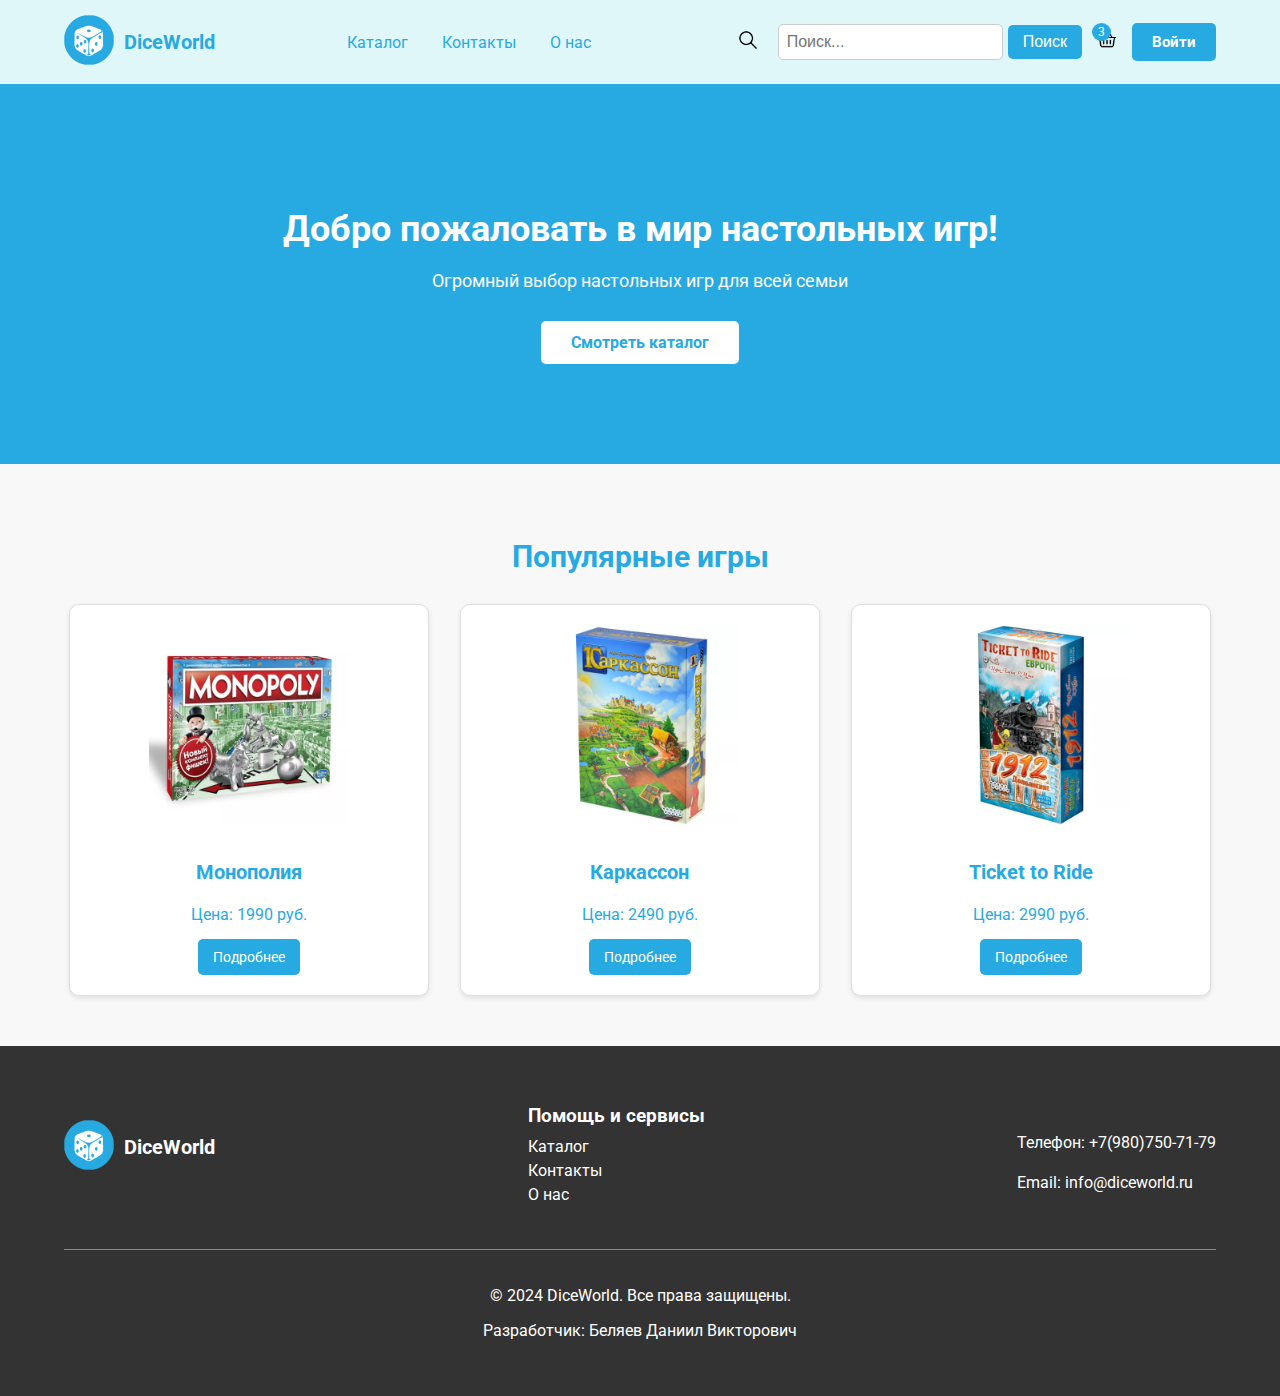
<file: index.html>
<!DOCTYPE html>
<html lang="ru">
<head>
    <meta charset="UTF-8">
    <meta name="viewport" content="width=device-width, initial-scale=1.0">
    <title>DiceWorld</title>
    <link rel="stylesheet" href="style.css">
    <link rel="icon" href="image/Logo.png" type="image/png">
    <link href="https://fonts.googleapis.com/css2?family=Roboto:wght@400;700&display=swap" rel="stylesheet">
</head>
<body>
    <header>
        <div class="container">
           <div class="header-logo">
              <a href="index.html"><img src="image/Logo.png" alt="Logo" class="logo"></a>
               <span>DiceWorld</span>
            </div>

            <nav>
                
                <a href="catalog.html">Каталог</a>
                <a href="contacts.html">Контакты</a>
                <a href="about.html">О нас</a>
            </nav>
             <div class="header-icons">
                 <a href="#" class="search-icon">
                     <img src="image/search.png" alt="search">
                 </a>
                 <div class="search-container">
                    <form action="/search" method="get">
                        <input type="text" class="search-input" placeholder="Поиск..." name="query" required="">
                        <button type="submit" class="search-button">Поиск</button>
                    </form>
                </div>
                 <a href="cart.html" class="cart-icon">
                     <img src="image/cart.png" alt="cart">
                     <span>3</span>
                 </a>
                 <a href="login.html" class="login-button">Войти</a>
             </div>
         </div>
    </header>

    <section class="hero">
        <div class="container hero-content">
            <h1>Добро пожаловать в мир настольных игр!</h1>
            <p>Огромный выбор настольных игр для всей семьи</p>
           <a href="catalog.html" class="button">Смотреть каталог</a>
        </div>
    </section>

    <section class="popular-games">
        <div class="container">
           <h2>Популярные игры</h2>
           <div class="game-grid">
                <div class="game-card">
                    <img class="game-image" src="image/monopoly.jpg" alt="Монополия">
                    <h3>Монополия</h3>
                    <p class="price">Цена: 1990 руб.</p>
                    <a href="product.html" class="button button-details">Подробнее</a>
                </div>
                <div class="game-card">
                    <img class="game-image" src="image/carcassonne.jpg" alt="Каркассон">
                    <h3>Каркассон</h3>
                    <p class="price">Цена: 2490 руб.</p>
                    <a href="product.html" class="button button-details">Подробнее</a>
                </div>
                <div class="game-card">
                    <img class="game-image" src="image/ticket-to-ride.jpg" alt="Ticket to Ride">
                    <h3>Ticket to Ride</h3>
                    <p class="price">Цена: 2990 руб.</p>
                    <a href="product.html" class="button button-details">Подробнее</a>
                </div>
            </div>
        </div>
    </section>

    <footer>
        <div class="container">
            <div class="footer-content">
                <div class="footer-logo">
                    <a href="index.html"><img src="image/Logo.png" alt="Logo" class="logo"></a>
                    <span>DiceWorld</span>
                </div>
                 <div class="footer-links">
                    <h3>Помощь и сервисы</h3>
                     <a href="catalog.html">Каталог</a>
                    <a href="contacts.html">Контакты</a>
                    <a href="about.html">О нас</a>
                 </div>
                 <div class="footer-contact">
                     <p>Телефон: <a href="tel:+79807507179">+7(980)750-71-79</a></p>
                     <p>Email: <a href="mailto:danil.belyayev.2019@mail.ru">info@diceworld.ru</a></p>
                 </div>
            </div>
            <div class="footer-copyright">
                <p>© 2024 DiceWorld. Все права защищены.</p>
                <p>Разработчик: Беляев Даниил Викторович</p>
            </div>
        </div>
    </footer>
</body>
</html>
</file>
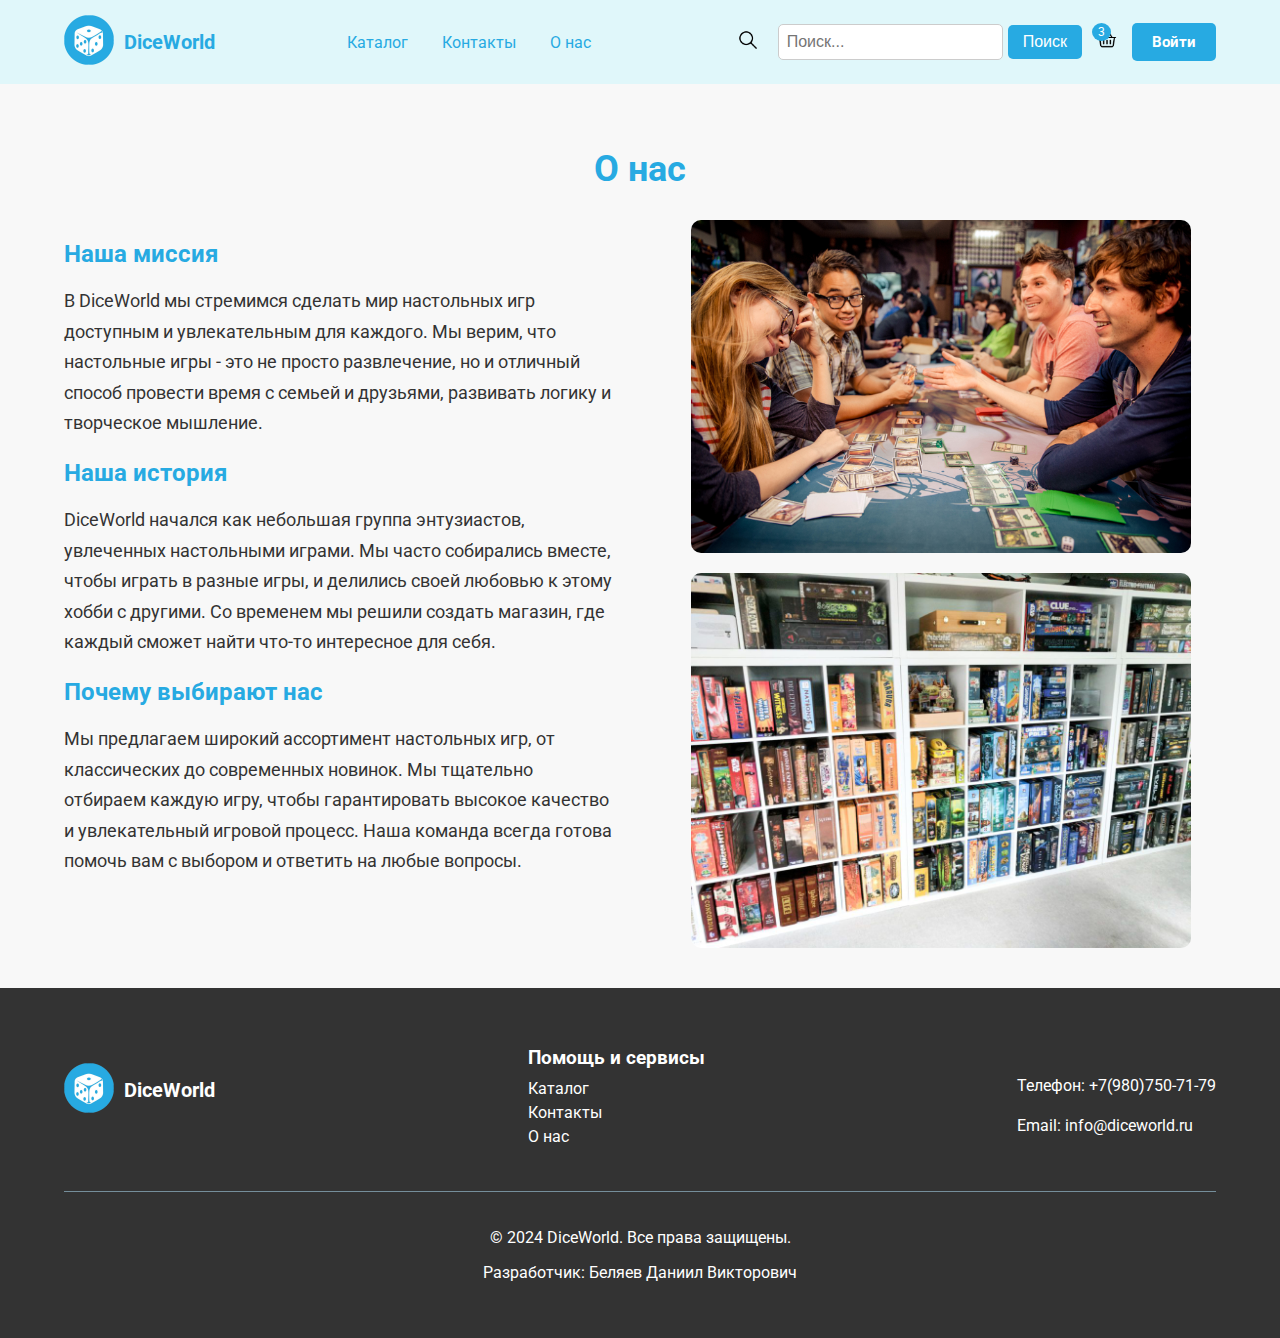
<file: about.html>
<!DOCTYPE html>
<html lang="ru">
<head>
    <meta charset="UTF-8">
    <meta name="viewport" content="width=device-width, initial-scale=1.0">
    <title>DiceWorld - О нас</title>
    <link rel="stylesheet" href="style.css">
    <link rel="stylesheet" href="about-style.css">
    <link rel="icon" href="image/Logo.png" type="image/png">
    <link href="https://fonts.googleapis.com/css2?family=Roboto:wght@400;700&display=swap" rel="stylesheet">
</head>
<body>
    <header>
        <div class="container">
           <div class="header-logo">
              <a href="index.html"><img src="image/Logo.png" alt="Logo" class="logo"></a>
               <span>DiceWorld</span>
            </div>

            <nav>
                
                <a href="catalog.html">Каталог</a>
                <a href="contacts.html">Контакты</a>
                <a href="about.html">О нас</a>
            </nav>
             <div class="header-icons">
                 <a href="#" class="search-icon">
                     <img src="image/search.png" alt="search">
                 </a>
                 <div class="search-container">
                    <form action="/search" method="get">
                        <input type="text" class="search-input" placeholder="Поиск..." name="query" required="">
                        <button type="submit" class="search-button">Поиск</button>
                    </form>
                </div>
                 <a href="cart.html" class="cart-icon">
                     <img src="image/cart.png" alt="cart">
                     <span>3</span>
                 </a>
                 <a href="login.html" class="login-button">Войти</a>
             </div>
         </div>
    </header>

    <main class="about-page">
        <div class="container">
            <h1>О нас</h1>
           <div class="about-content">
              <div class="about-text">
                 <h2>Наша миссия</h2>
                   <p>В DiceWorld мы стремимся сделать мир настольных игр доступным и увлекательным для каждого. Мы верим, что настольные игры - это не просто развлечение, но и отличный способ провести время с семьей и друзьями, развивать логику и творческое мышление.</p>

                   <h2>Наша история</h2>
                   <p>DiceWorld начался как небольшая группа энтузиастов, увлеченных настольными играми. Мы часто собирались вместе, чтобы играть в разные игры, и делились своей любовью к этому хобби с другими. Со временем мы решили создать магазин, где каждый сможет найти что-то интересное для себя.</p>

                  <h2>Почему выбирают нас</h2>
                  <p>Мы предлагаем широкий ассортимент настольных игр, от классических до современных новинок. Мы тщательно отбираем каждую игру, чтобы гарантировать высокое качество и увлекательный игровой процесс. Наша команда всегда готова помочь вам с выбором и ответить на любые вопросы.</p>
               </div>
               <div class="about-images">
                    <img src="image/players.jpg" alt="Игроки за настольной игрой">
                     <img src="image/Games.jpg" alt="Полки с настольными играми">
               </div>
           </div>
         </div>
    </main>

    <footer>
        <div class="container">
            <div class="footer-content">
                <div class="footer-logo">
                    <a href="index.html"><img src="image/Logo.png" alt="Logo" class="logo"></a>
                    <span>DiceWorld</span>
                </div>
                 <div class="footer-links">
                    <h3>Помощь и сервисы</h3>
                     <a href="catalog.html">Каталог</a>
                    <a href="contacts.html">Контакты</a>
                    <a href="about.html">О нас</a>
                 </div>
                 <div class="footer-contact">
                     <p>Телефон: <a href="tel:+79807507179">+7(980)750-71-79</a></p>
                     <p>Email: <a href="mailto:danil.belyayev.2019@mail.ru">info@diceworld.ru</a></p>
                 </div>
            </div>
            <div class="footer-copyright">
                <p>© 2024 DiceWorld. Все права защищены.</p>
                <p>Разработчик: Беляев Даниил Викторович</p>
            </div>
        </div>
    </footer>
</body>
</html>
</file>
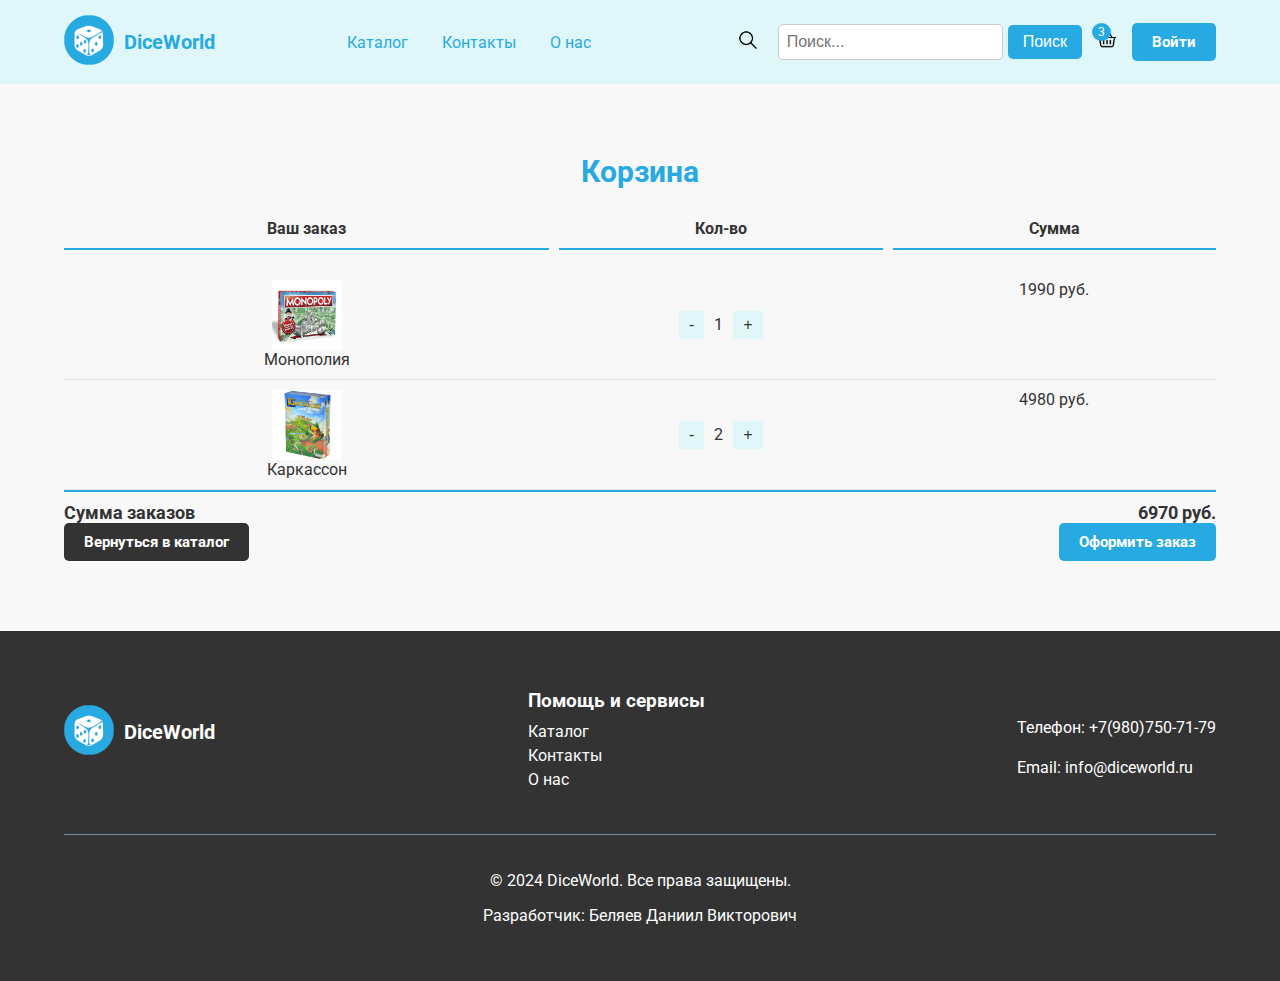
<file: cart.html>
<!DOCTYPE html>
<html lang="ru">
    <head>
        <meta charset="UTF-8">
        <meta name="viewport" content="width=device-width, initial-scale=1.0">
        <title>DiceWorld - Корзина</title>
        <link rel="stylesheet" href="style.css">
        <link rel="stylesheet" href="cart-style.css">
        <link rel="icon" href="image/Logo.png" type="image/png">
        <link href="https://fonts.googleapis.com/css2?family=Roboto:wght@400;700&display=swap" rel="stylesheet">
    </head>
    <body>
        <header>
            <div class="container">
               <div class="header-logo">
                  <a href="index.html"><img src="image/Logo.png" alt="Logo" class="logo"></a>
                   <span>DiceWorld</span>
                </div>
    
                <nav>
                    
                    <a href="catalog.html">Каталог</a>
                    <a href="contacts.html">Контакты</a>
                    <a href="about.html">О нас</a>
                </nav>
                 <div class="header-icons">
                     <a href="#" class="search-icon">
                         <img src="image/search.png" alt="search">
                     </a>
                     <div class="search-container">
                        <form action="/search" method="get">
                            <input type="text" class="search-input" placeholder="Поиск..." name="query" required="">
                            <button type="submit" class="search-button">Поиск</button>
                        </form>
                    </div>
                     <a href="cart.html" class="cart-icon">
                         <img src="image/cart.png" alt="cart">
                         <span>3</span>
                     </a>
                     <a href="login.html" class="login-button">Войти</a>
                 </div>
             </div>
        </header>

    <section class="cart-page">
        <div class="container">
            <h1>Корзина</h1>
             <div class="cart-items">
                <div class="cart-item-header">
                     <span>Ваш заказ</span>
                     <span>Кол-во</span>
                     <span>Сумма</span>
                </div>
                <div class="cart-item">
                  <div class="item-image-container">
                    <img src="image/monopoly.jpg" alt="Монополия">
                    <div class="item-title">Монополия</div>
                  </div>
                   <div class="quantity-control">
                      <button>-</button>
                      <span>1</span>
                        <button>+</button>
                  </div>
                    <span>1990 руб.</span>
                </div>
                <div class="cart-item">
                  <div class="item-image-container">
                   <img src="image/carcassonne.jpg" alt="Каркассон">
                   <div class="item-title">Каркассон</div>
                 </div>
                  <div class="quantity-control">
                      <button>-</button>
                      <span>2</span>
                        <button>+</button>
                   </div>
                   <span>4980 руб.</span>
                </div>
                <div class="cart-total">
                     <span>Сумма заказов</span>
                      <span id="cart-total-price">6970 руб.</span>
                </div>
                  <div class="cart-buttons">
                       <a href="catalog.html" class="back-button">Вернуться в каталог</a>
                        <a href="#" class="make-order">Оформить заказ</a>
                  </div>
             </div>
        </div>
    </section>
    <footer>
        <div class="container">
            <div class="footer-content">
                <div class="footer-logo">
                    <a href="index.html"><img src="image/Logo.png" alt="Logo" class="logo"></a>
                    <span>DiceWorld</span>
                </div>
                 <div class="footer-links">
                    <h3>Помощь и сервисы</h3>
                     <a href="catalog.html">Каталог</a>
                    <a href="contacts.html">Контакты</a>
                    <a href="about.html">О нас</a>
                 </div>
                 <div class="footer-contact">
                     <p>Телефон: <a href="tel:+79807507179">+7(980)750-71-79</a></p>
                     <p>Email: <a href="mailto:danil.belyayev.2019@mail.ru">info@diceworld.ru</a></p>
                 </div>
            </div>
            <div class="footer-copyright">
                <p>© 2024 DiceWorld. Все права защищены.</p>
                <p>Разработчик: Беляев Даниил Викторович</p>
            </div>
        </div>
    </footer>
</body>
</html>
</file>
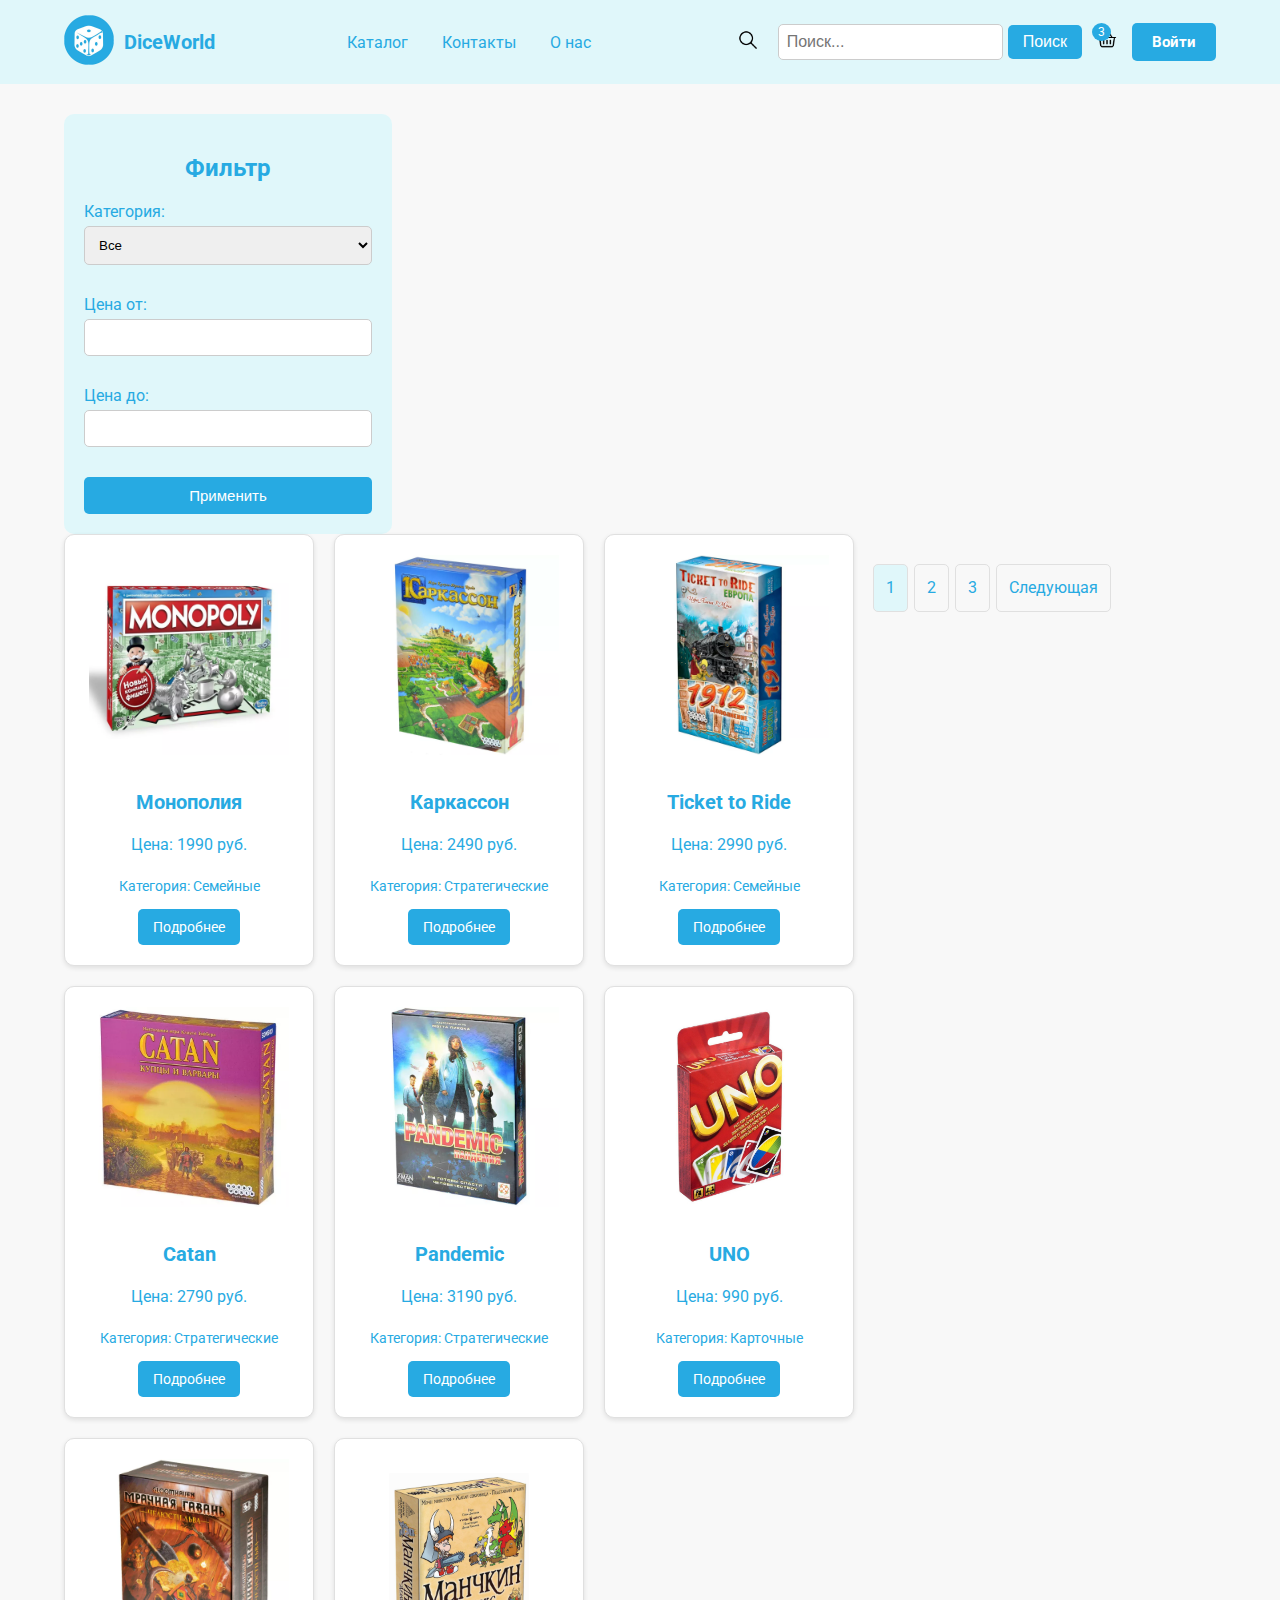
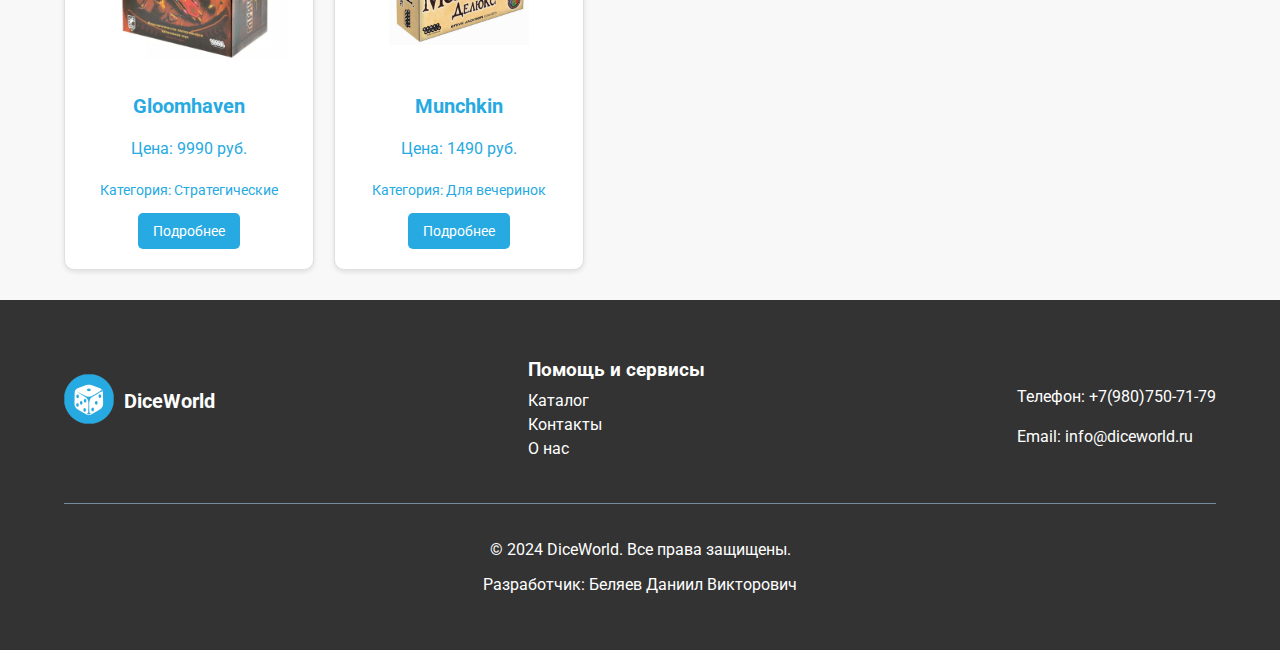
<file: catalog.html>
<!DOCTYPE html>
<html lang="ru">
<head>
    <meta charset="UTF-8">
    <meta name="viewport" content="width=device-width, initial-scale=1.0">
    <title>DiceWorld - Каталог</title>
    <link rel="stylesheet" href="style.css">
     <link rel="stylesheet" href="catalog-style.css">
    <link rel="icon" href="image/Logo.png" type="image/png">
    <link href="https://fonts.googleapis.com/css2?family=Roboto:wght@400;700&display=swap" rel="stylesheet">
</head>
<body>
    <header>
        <div class="container">
           <div class="header-logo">
              <a href="index.html"><img src="image/Logo.png" alt="Logo" class="logo"></a>
               <span>DiceWorld</span>
            </div>

            <nav>
                
                <a href="catalog.html">Каталог</a>
                <a href="contacts.html">Контакты</a>
                <a href="about.html">О нас</a>
            </nav>
             <div class="header-icons">
                 <a href="#" class="search-icon">
                     <img src="image/search.png" alt="search">
                 </a>
                 <div class="search-container">
                    <form action="/search" method="get">
                        <input type="text" class="search-input" placeholder="Поиск..." name="query" required="">
                        <button type="submit" class="search-button">Поиск</button>
                    </form>
                </div>
                 <a href="cart.html" class="cart-icon">
                     <img src="image/cart.png" alt="cart">
                     <span>3</span>
                 </a>
                 <a href="login.html" class="login-button">Войти</a>
             </div>
         </div>
    </header>

    <main class="catalog">
        <div class="container">
            <aside class="filter">
                <h2>Фильтр</h2>
                <form action="#" method="get">
                    <div class="filter-group">
                        <label for="category">Категория:</label>
                        <select name="category" id="category">
                            <option value="all">Все</option>
                            <option value="strategy">Стратегические</option>
                            <option value="family">Семейные</option>
                            <option value="party">Для вечеринок</option>
                            <option value="card">Карточные</option>
                         </select>
                   </div>
                    <div class="filter-group">
                         <label for="price_min">Цена от:</label>
                         <input type="number" name="price_min" id="price_min" min="0">
                    </div>
                    <div class="filter-group">
                        <label for="price_max">Цена до:</label>
                        <input type="number" name="price_max" id="price_max" min="0">
                   </div>
                    <button type="submit" class="button">Применить</button>
                 </form>
            </aside>
            <div class="product-list">

                <div class="game-card">
                    <img class="game-image" src="image/monopoly.jpg" alt="Монополия">
                    <h3>Монополия</h3>
                    <p class="price">Цена: 1990 руб.</p>
                     <p class="category">Категория: Семейные</p>
                    <a href="product.html" class="button button-details">Подробнее</a>
                </div>
                <div class="game-card">
                    <img class="game-image" src="image/carcassonne.jpg" alt="Каркассон">
                    <h3>Каркассон</h3>
                    <p class="price">Цена: 2490 руб.</p>
                    <p class="category">Категория: Стратегические</p>
                    <a href="product.html" class="button button-details">Подробнее</a>
                </div>
                <div class="game-card">
                    <img class="game-image" src="image/ticket-to-ride.jpg" alt="Ticket to Ride">
                    <h3>Ticket to Ride</h3>
                    <p class="price">Цена: 2990 руб.</p>
                    <p class="category">Категория: Семейные</p>
                    <a href="product.html" class="button button-details">Подробнее</a>
                </div>
                <div class="game-card">
                    <img class="game-image" src="image/catan.jpg" alt="Catan">
                    <h3>Catan</h3>
                     <p class="price">Цена: 2790 руб.</p>
                     <p class="category">Категория: Стратегические</p>
                    <a href="product.html" class="button button-details">Подробнее</a>
                </div>
                  <div class="game-card">
                    <img class="game-image" src="image/pandemic.jpg" alt="Pandemic">
                    <h3>Pandemic</h3>
                    <p class="price">Цена: 3190 руб.</p>
                      <p class="category">Категория: Стратегические</p>
                    <a href="product.html" class="button button-details">Подробнее</a>
                </div>
                 <div class="game-card">
                    <img class="game-image" src="image/uno.jpg" alt="UNO">
                    <h3>UNO</h3>
                    <p class="price">Цена: 990 руб.</p>
                     <p class="category">Категория: Карточные</p>
                    <a href="product.html" class="button button-details">Подробнее</a>
                </div>
                <div class="game-card">
                    <img class="game-image" src="image/gloomhaven.jpg" alt="Gloomhaven">
                    <h3>Gloomhaven</h3>
                    <p class="price">Цена: 9990 руб.</p>
                     <p class="category">Категория: Стратегические</p>
                   <a href="product.html" class="button button-details">Подробнее</a>
                </div>
                 <div class="game-card">
                     <img class="game-image" src="image/munchkin.jpg" alt="Munchkin">
                     <h3>Munchkin</h3>
                    <p class="price">Цена: 1490 руб.</p>
                    <p class="category">Категория: Для вечеринок</p>
                   <a href="product.html" class="button button-details">Подробнее</a>
                </div>
            </div>
            <div class="pagination">
                <a href="#" class="page active">1</a>
                <a href="#" class="page">2</a>
                <a href="#" class="page">3</a>
                <a href="#" class="next">Следующая</a>
           </div>
         </div>
     </main>

     <footer>
        <div class="container">
            <div class="footer-content">
                <div class="footer-logo">
                    <a href="index.html"><img src="image/Logo.png" alt="Logo" class="logo"></a>
                    <span>DiceWorld</span>
                </div>
                 <div class="footer-links">
                    <h3>Помощь и сервисы</h3>
                     <a href="catalog.html">Каталог</a>
                    <a href="contacts.html">Контакты</a>
                    <a href="about.html">О нас</a>
                 </div>
                 <div class="footer-contact">
                     <p>Телефон: <a href="tel:+79807507179">+7(980)750-71-79</a></p>
                     <p>Email: <a href="mailto:danil.belyayev.2019@mail.ru">info@diceworld.ru</a></p>
                 </div>
            </div>
            <div class="footer-copyright">
                <p>© 2024 DiceWorld. Все права защищены.</p>
                <p>Разработчик: Беляев Даниил Викторович</p>
            </div>
        </div>
    </footer>
</body>
</html>
</file>
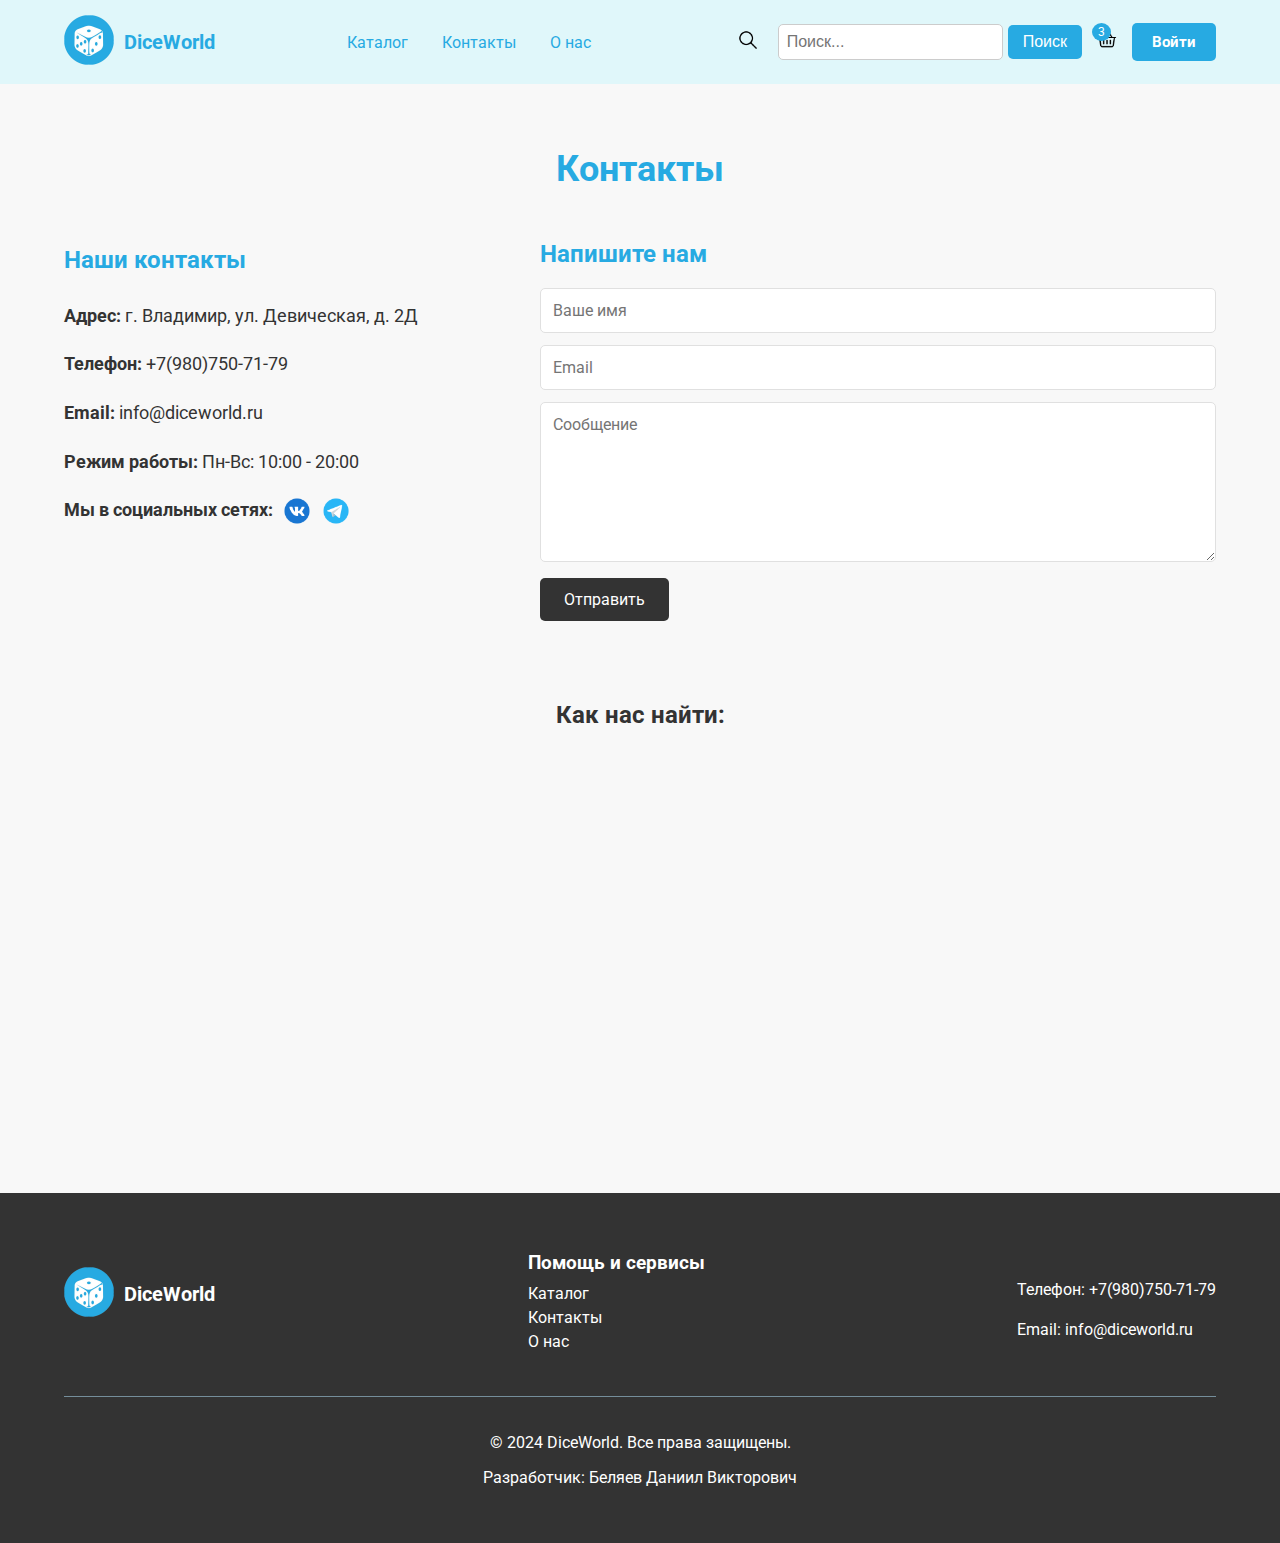
<file: contacts.html>
<!DOCTYPE html>
<html lang="ru">
<head>
    <meta charset="UTF-8">
    <meta name="viewport" content="width=device-width, initial-scale=1.0">
    <title>DiceWorld - Контакты</title>
    <link rel="stylesheet" href="style.css">
    <link rel="stylesheet" href="contacts-style.css">
    <link rel="icon" href="image/Logo.png" type="image/png">
    <link href="https://fonts.googleapis.com/css2?family=Roboto:wght@400;700&display=swap" rel="stylesheet">
</head>
<body>
    <header>
        <div class="container">
           <div class="header-logo">
              <a href="index.html"><img src="image/Logo.png" alt="Logo" class="logo"></a>
               <span>DiceWorld</span>
            </div>

            <nav>
                
                <a href="catalog.html">Каталог</a>
                <a href="contacts.html">Контакты</a>
                <a href="about.html">О нас</a>
            </nav>
             <div class="header-icons">
                 <a href="#" class="search-icon">
                     <img src="image/search.png" alt="search">
                 </a>
                 <div class="search-container">
                    <form action="/search" method="get">
                        <input type="text" class="search-input" placeholder="Поиск..." name="query" required="">
                        <button type="submit" class="search-button">Поиск</button>
                    </form>
                </div>
                 <a href="cart.html" class="cart-icon">
                     <img src="image/cart.png" alt="cart">
                     <span>3</span>
                 </a>
                 <a href="login.html" class="login-button">Войти</a>
             </div>
         </div>
    </header>

    <section class="contacts-page">
        <div class="container">
           <h1>Контакты</h1>
           <div class="contacts-grid">
              <div class="contacts-container">
                  <div class="contacts-info">
                    <h2>Наши контакты</h2>
                     <p><b>Адрес:</b> г. Владимир, ул. Девическая, д. 2Д</p>
                    <p><b>Телефон:</b> <a href="tel:+79807507179">+7(980)750-71-79</a></p>
                    <p><b>Email:</b> <a href="mailto:danil.belyayev.2019@mail.ru">info@diceworld.ru</a></p>
                     <p><b>Режим работы:</b> Пн-Вс: 10:00 - 20:00</p>
                     <p><b>Мы в социальных сетях:</b> <a href="#"><img src="image/vk.png" alt="VK"></a> <a href="#"><img src="image/telegram.png" alt="Telegram"></a></p>
                  </div>
                  <div class="contacts-form">
                    <h2>Напишите нам</h2>
                       <form>
                           <input type="text" placeholder="Ваше имя">
                           <input type="email" placeholder="Email">
                           <textarea placeholder="Сообщение"></textarea>
                           <button>Отправить</button>
                       </form>
                 </div>
             </div>
               <div class="contacts-map">
                     <h2>Как нас найти:</h2>
                    <iframe src="https://www.google.com/maps/embed?pb=!1m18!1m12!1m3!1d2026.3843796060484!2d40.40938792683957!3d56.11830052120548!2m3!1f0!2f0!3f0!3m2!1i1024!2i768!4f13.1!3m3!1m2!1s0x414c85233f22e591%3A0x35392177bfb237e3!2z0YPQuy4g0JHQvtC00LDRgtGL0L3QutC-LCDQmtCw0YDQvtC00L3QuNC10L3QsNGPLCDQnNC40L3RgdC60LDRjQ!5e0!3m2!1sru!2sru!4v1718743188564!5m2!1sru!2sru" width="600" height="450" style="border:0;" allowfullscreen="" loading="lazy" referrerpolicy="no-referrer-when-downgrade"></iframe>
                 </div>
           </div>
        </div>
    </section>
    <footer>
        <div class="container">
            <div class="footer-content">
                <div class="footer-logo">
                    <a href="index.html"><img src="image/Logo.png" alt="Logo" class="logo"></a>
                    <span>DiceWorld</span>
                </div>
                 <div class="footer-links">
                    <h3>Помощь и сервисы</h3>
                     <a href="catalog.html">Каталог</a>
                    <a href="contacts.html">Контакты</a>
                    <a href="about.html">О нас</a>
                 </div>
                 <div class="footer-contact">
                     <p>Телефон: <a href="tel:+79807507179">+7(980)750-71-79</a></p>
                     <p>Email: <a href="mailto:danil.belyayev.2019@mail.ru">info@diceworld.ru</a></p>
                 </div>
            </div>
            <div class="footer-copyright">
                <p>© 2024 DiceWorld. Все права защищены.</p>
                <p>Разработчик: Беляев Даниил Викторович</p>
            </div>
        </div>
    </footer>
</body>
</html>
</file>
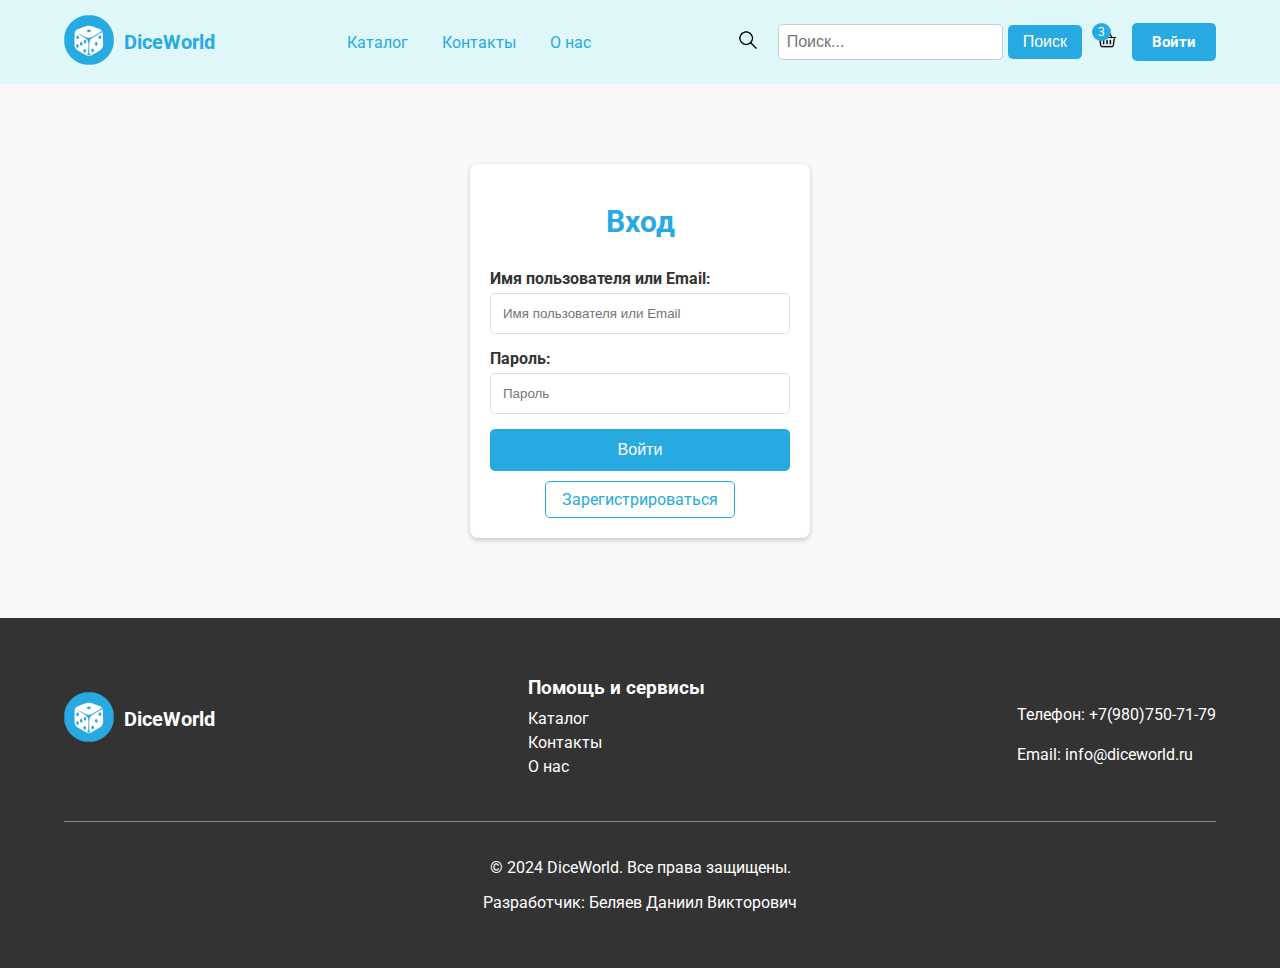
<file: login.html>
<!DOCTYPE html>
<html lang="ru">
<head>
    <meta charset="UTF-8">
    <meta name="viewport" content="width=device-width, initial-scale=1.0">
    <title>DiceWorld - Вход</title>
    <link rel="stylesheet" href="style.css">
    <link rel="stylesheet" href="login-style.css">
    <link rel="icon" href="image/Logo.png" type="image/png">
    <link href="https://fonts.googleapis.com/css2?family=Roboto:wght@400;700&display=swap" rel="stylesheet">
</head>
<body>
    <header>
            <div class="container">
               <div class="header-logo">
                  <a href="index.html"><img src="image/Logo.png" alt="Logo" class="logo"></a>
                   <span>DiceWorld</span>
                </div>
    
                <nav>
                    
                    <a href="catalog.html">Каталог</a>
                    <a href="contacts.html">Контакты</a>
                    <a href="about.html">О нас</a>
                </nav>
                 <div class="header-icons">
                     <a href="#" class="search-icon">
                         <img src="image/search.png" alt="search">
                     </a>
                     <div class="search-container">
                        <form action="/search" method="get">
                            <input type="text" class="search-input" placeholder="Поиск..." name="query" required="">
                            <button type="submit" class="search-button">Поиск</button>
                        </form>
                    </div>
                     <a href="cart.html" class="cart-icon">
                         <img src="image/cart.png" alt="cart">
                         <span>3</span>
                     </a>
                     <a href="login.html" class="login-button">Войти</a>
                 </div>
             </div>
        </header>
        <section class="login-page">
        <div class="container">
                <div class="auth-card">
                    <h1>Вход</h1>
                    <div class="auth-form">
                        <label for="login-username">Имя пользователя или Email:</label>
                        <input type="text" placeholder="Имя пользователя или Email" id="login-username">
                        <label for="login-password">Пароль:</label>
                        <input type="password" placeholder="Пароль" id="login-password">
                    <button onclick="checkLogin()">Войти</button>
                    <p class="login-error" id="login-error-message" style="display:none;"></p>
                    </div>
                    <a href="#" class="register-button" onclick="register(event)">Зарегистрироваться</a>
            </div>
            </div>
        </section>

        <section id="registration-page" class="login-page" style="display: none;">
            <div class="container">
                <div class="auth-card">
                    <h1>Регистрация</h1>
                    <div class="auth-form">
                        <label for="register-username">Имя пользователя:</label>
                        <input type="text" placeholder="Имя пользователя" id="register-username">
                        <label for="register-email">Email:</label>
                        <input type="email" placeholder="Email" id="register-email">
                        <label for="register-password">Пароль:</label>
                        <input type="password" placeholder="Пароль" id="register-password">
                        <label for="register-confirm-password">Подтвердите пароль:</label>
                        <input type="password" placeholder="Подтвердите пароль" id="register-confirm-password">
                        <button onclick="submitRegistration(event)">Зарегистрироваться</button>
                        <p class="login-error" id="register-error-message" style="display:none;"></p>
                    </div>
            </div>
            </div>
        </section>
        <footer>
            <div class="container">
                <div class="footer-content">
                    <div class="footer-logo">
                        <a href="index.html"><img src="image/Logo.png" alt="Logo" class="logo"></a>
                        <span>DiceWorld</span>
                    </div>
                     <div class="footer-links">
                        <h3>Помощь и сервисы</h3>
                         <a href="catalog.html">Каталог</a>
                        <a href="contacts.html">Контакты</a>
                        <a href="about.html">О нас</a>
                     </div>
                     <div class="footer-contact">
                         <p>Телефон: <a href="tel:+79807507179">+7(980)750-71-79</a></p>
                         <p>Email: <a href="mailto:danil.belyayev.2019@mail.ru">info@diceworld.ru</a></p>
                     </div>
                </div>
                <div class="footer-copyright">
                    <p>© 2024 DiceWorld. Все права защищены.</p>
                    <p>Разработчик: Беляев Даниил Викторович</p>
                </div>
            </div>
        </footer>
    <script src="login.js"></script>
</body>
</html>
</file>
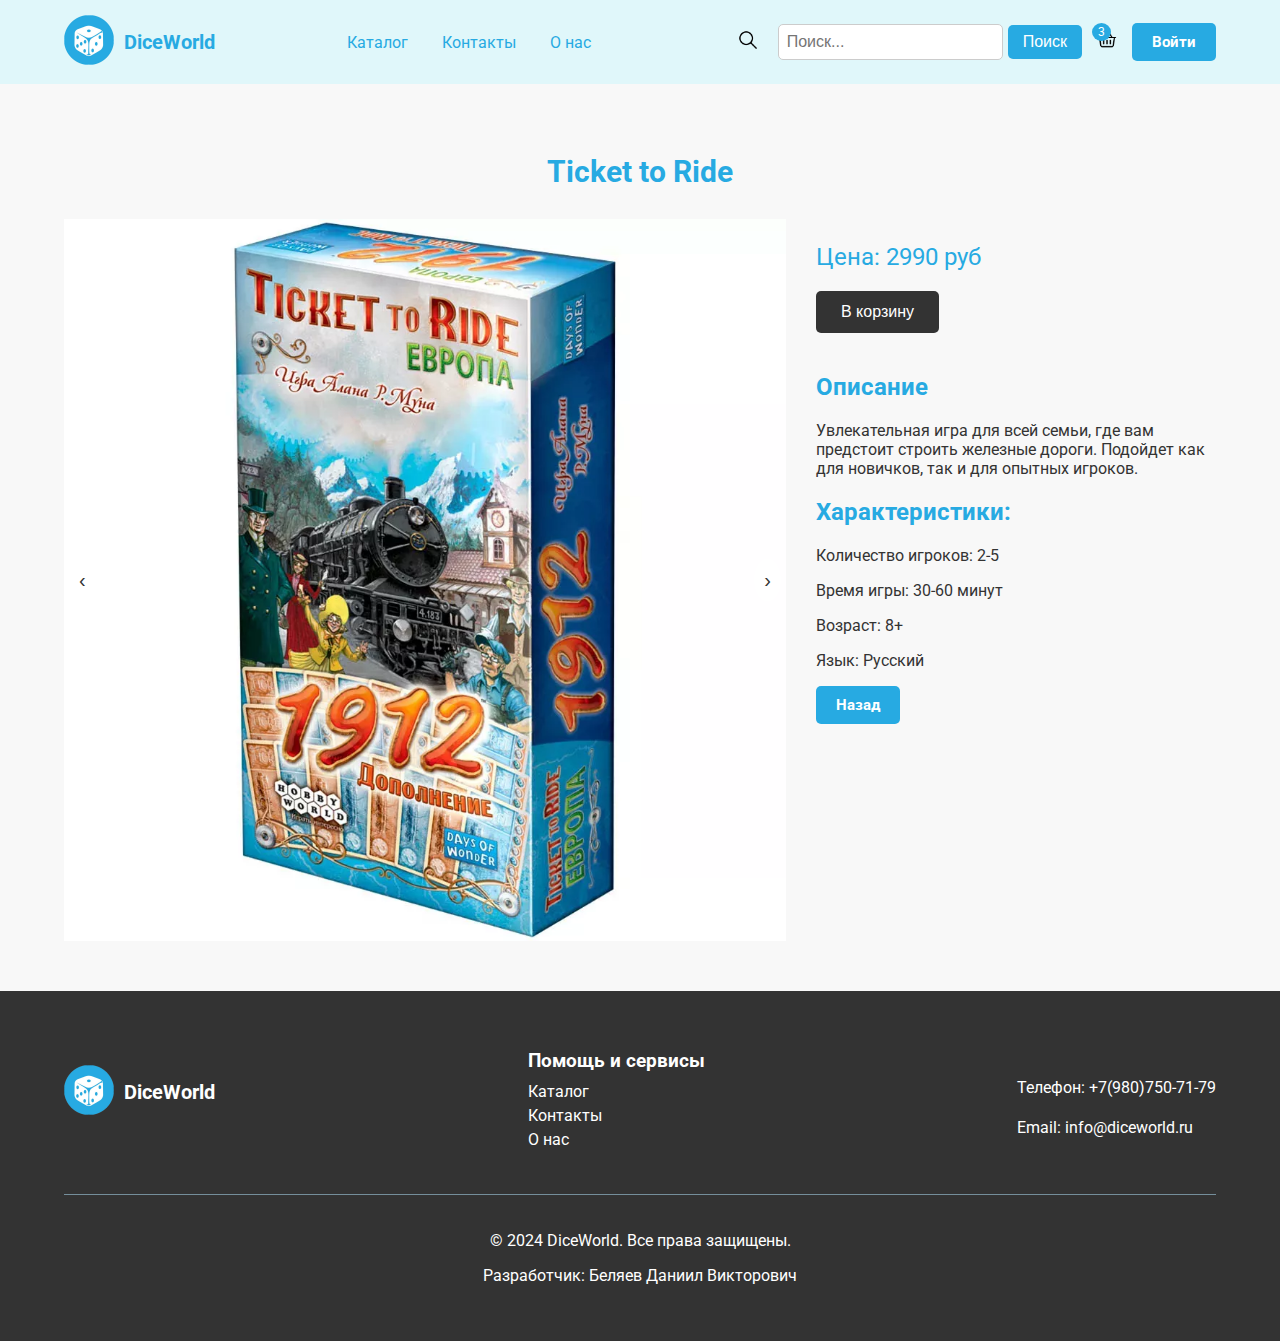
<file: product.html>
<!DOCTYPE html>
<html lang="ru">
    <head>
        <meta charset="UTF-8">
        <meta name="viewport" content="width=device-width, initial-scale=1.0">
        <title>DiceWorld - Ticket to Ride</title>
        <link rel="stylesheet" href="style.css">
        <link rel="stylesheet" href="product-style.css">
        <link rel="icon" href="image/Logo.png" type="image/png">
        <link href="https://fonts.googleapis.com/css2?family=Roboto:wght@400;700&display=swap" rel="stylesheet">
    </head>
    <body>
        <header>
            <div class="container">
               <div class="header-logo">
                  <a href="index.html"><img src="image/Logo.png" alt="Logo" class="logo"></a>
                   <span>DiceWorld</span>
                </div>
    
                <nav>
                    
                    <a href="catalog.html">Каталог</a>
                    <a href="contacts.html">Контакты</a>
                    <a href="about.html">О нас</a>
                </nav>
                 <div class="header-icons">
                     <a href="#" class="search-icon">
                         <img src="image/search.png" alt="search">
                     </a>
                     <div class="search-container">
                        <form action="/search" method="get">
                            <input type="text" class="search-input" placeholder="Поиск..." name="query" required="">
                            <button type="submit" class="search-button">Поиск</button>
                        </form>
                    </div>
                     <a href="cart.html" class="cart-icon">
                         <img src="image/cart.png" alt="cart">
                         <span>3</span>
                     </a>
                     <a href="login.html" class="login-button">Войти</a>
                 </div>
             </div>
        </header>

    <section class="product-page">
        <div class="container">
            <h1 id="product-title">Ticket to Ride</h1>
             <div class="product-grid">
                <div class="product-image">
                    <button class="arrow-left">&#8249;</button>
                   <img id="product-image" src="image/ticket-to-ride.jpg" alt="Изображение товара">
                     <button class="arrow-right">&#8250;</button>
                 </div>
                <div class="product-info">
                     <p id="product-price" class="price">Цена: 2990 руб</p>
                     <button class="button-cart">В корзину</button>
                    <div class="product-description">
                       <h2>Описание</h2>
                         <p id="product-description">Увлекательная игра для всей семьи, где вам предстоит строить железные дороги. Подойдет как для новичков, так и для опытных игроков.</p>
                    </div>
                    <div class="product-characteristics">
                        <h2>Характеристики:</h2>
                        <p>Количество игроков: <span id="players-count">2-5</span></p>
                        <p>Время игры: <span id="game-time">30-60 минут</span></p>
                        <p>Возраст: <span id="age">8+</span></p>
                        <p>Язык: <span id="language">Русский</span></p>
                    </div>
                     <a href="catalog.html" class="back-button">Назад</a>
                </div>
             </div>
        </div>
    </section>
    <footer>
        <div class="container">
            <div class="footer-content">
                <div class="footer-logo">
                    <a href="index.html"><img src="image/Logo.png" alt="Logo" class="logo"></a>
                    <span>DiceWorld</span>
                </div>
                 <div class="footer-links">
                    <h3>Помощь и сервисы</h3>
                     <a href="catalog.html">Каталог</a>
                    <a href="contacts.html">Контакты</a>
                    <a href="about.html">О нас</a>
                 </div>
                 <div class="footer-contact">
                     <p>Телефон: <a href="tel:+79807507179">+7(980)750-71-79</a></p>
                     <p>Email: <a href="mailto:danil.belyayev.2019@mail.ru">info@diceworld.ru</a></p>
                 </div>
            </div>
            <div class="footer-copyright">
                <p>© 2024 DiceWorld. Все права защищены.</p>
                <p>Разработчик: Беляев Даниил Викторович</p>
            </div>
        </div>
    </footer>
</body>
</html>
</file>
<file: style.css>
body {
    font-family: 'Roboto', sans-serif;
    margin: 0;
    padding: 0;
    color: #333;
    background-color: #f8f8f8;
}

.container {
    width: 90%;
    max-width: 1200px;
    margin: 0 auto;
}

header {
    background-color: #e0f7fa;
    padding: 15px 0;
}

header .container {
    display: flex;
    justify-content: space-between;
    align-items: center;
}

header .header-logo {
    display: flex;
    align-items: center;
}

header .logo {
    width: 50px;
    height: 50px;
    margin-right: 10px;
}

header .header-logo span {
    font-size: 20px;
    font-weight: bold;
    color: #27aae2;
}

header nav a {
    color: #27aae2;
    text-decoration: none;
    margin: 0 15px;
    font-size: 16px;
    transition: color 0.3s;
}
header nav a:hover {
    color: #27aae2;
}

header .header-icons {
    display: flex;
    align-items: center;
}

header .header-icons a {
    margin-left: 15px;
}
header .header-icons img {
    width: 20px;
    height: 20px;
}
header .search-container {
    display: flex;
    align-items: center;
      margin-left: 20px;
}
header .search-container form {
  display: flex;
    align-items: center;
}
header .search-input {
    padding: 8px;
    border: 1px solid #ccc;
    border-radius: 5px;
    font-size: 16px;
     margin-right: 5px;
}
header .search-button {
    background-color: #27aae2;
    color: white;
    border: none;
    padding: 8px 15px;
    font-size: 16px;
    border-radius: 5px;
    cursor: pointer;
    transition: background-color 0.3s;
}
header .search-button:hover {
    background-color: #00838f;
}
header .header-icons .cart-icon {
  position: relative;
}
header .header-icons .cart-icon span{
    background-color: #27aae2;
    color: white;
    border-radius: 50%;
    padding: 2px 6px;
    font-size: 12px;
    position: absolute;
    top: -7px;
    left: -5px
}
header .header-icons .login-button {
    background-color: #27aae2;
    color: white;
    border: none;
    padding: 10px 20px;
    border-radius: 5px;
    cursor: pointer;
    text-decoration: none;
    font-weight: bold;
    font-size: 15px;
}

.hero {
    background-color: #27aae2;
    padding: 100px 0;
    text-align: center;
    color: white;
}
.hero .hero-content{
    width: 80%;
}
.hero h1 {
    font-size: 36px;
    margin-bottom: 20px;
    color: white;
}
.hero p {
    font-size: 18px;
    margin-bottom: 30px;
    color: white;
}
.hero .button {
    display: inline-block;
    background-color: white;
    color: #27aae2;
    padding: 12px 30px;
    text-align: center;
    text-decoration: none;
    border: none;
    border-radius: 5px;
    cursor: pointer;
    transition: background-color 0.3s;
     font-weight: bold;
    font-size: 16px
}

.hero .button:hover {
    background-color: #e0e0e0;
}

.popular-games {
    padding: 50px 0;
    text-align: center;
}
.popular-games h2{
    color: #27aae2;
    margin-bottom: 30px;
    font-size: 30px
}
.game-grid {
    display: flex;
    justify-content: space-around;
    flex-wrap: wrap;
    gap: 20px;
}
.game-card {
    background-color: white;
    border: 1px solid #e0e0e0;
    border-radius: 10px;
    padding: 20px;
    width: calc(33% - 20px);
    min-width: 250px;
    box-shadow: 0 2px 5px rgba(0,0,0,0.1);
    display: flex;
    flex-direction: column;
    align-items: center;
    box-sizing: border-box;
}
.game-card .game-image{
    background-color: #f2f2f2;
    margin-bottom: 15px;
    display: flex;
    justify-content: center;
    align-items: center;
    height: 200px;
}
.game-card .game-image img{
    max-width: 100%;
    max-height: 100%;
    object-fit: contain;
}

.game-card h3 {
    font-size: 20px;
    margin-bottom: 5px;
    color: #27aae2;
}

.game-card p.price {
    font-size: 16px;
    margin-bottom: 15px;
    color: #27aae2;
}
.button-details {
  background-color: #27aae2;
    color: white;
    border: none;
    padding: 10px 15px;
    font-size: 14px;
    border-radius: 5px;
    cursor: pointer;
    text-decoration: none;
    transition: background-color 0.3s;
    display: inline-block;
}
.button-details:hover {
    background-color: #2797e2;
}

footer {
    background-color: #333333;
    color: white;
    padding: 40px 0;
}

footer .footer-content {
    display: flex;
    justify-content: space-between;
    flex-wrap: wrap;
    align-items: center;
}

footer .footer-logo {
    display: flex;
    align-items: center;
    margin-bottom: 20px;
}
footer .footer-logo img {
    width: 50px;
    height: 50px;
    margin-right: 10px;
}

footer .footer-logo span {
    font-size: 20px;
    font-weight: bold;
}
footer .footer-links{
    margin-bottom: 20px;
    display: flex;
    flex-direction: column;
    justify-content: center;
}
footer .footer-links h3{
    margin-bottom: 10px;
}
footer .footer-links a {
    display: block;
    color: white;
    text-decoration: none;
    margin-bottom: 5px;
    transition: color 0.3s;
}
footer .footer-links a:hover {
    color: #e0f7fa;
}

footer .footer-contact {
   display: flex;
    flex-direction: column;
    justify-content: center;
}
footer .footer-contact a {
    color: white;
    text-decoration: none;
    transition: none;
}
footer .footer-contact a:hover {
   color: white;
   text-decoration: none;
}
footer .footer-contact p{
    margin-bottom: 5px;
}
footer .footer-copyright {
    border-top: 1px solid #758e9b;
    padding-top: 20px;
    text-align: center;
    margin-top: 20px;
}
@media (max-width: 768px) {
  .game-card{
    width: calc(50% - 20px);
    }
   .product-list{
     width: 100%;
   }
   .filter{
     width: 100%;
       margin-right: 0;
     margin-bottom: 20px;
   }
   .catalog .container{
       flex-direction: column;
   }
  .game-card .game-image{
     height: 150px;
   }
}
</file>
<file: about-style.css>
.about-page {
    padding: 40px 0;
}

.about-page h1 {
    color: #27aae2;
    text-align: center;
    margin-bottom: 30px;
    font-size: 36px;
}
.about-content{
  display: flex;
  flex-wrap: wrap;
  gap: 30px;
}
.about-text {
  flex: 1;
  padding-right: 20px;
}
.about-text h2 {
  color: #27aae2;
  margin-bottom: 15px;
  font-size: 24px;
}
.about-text p {
  line-height: 1.7;
  font-size: 18px;
  margin-bottom: 20px;
}
.about-images{
  flex: 1;
  display: flex;
   flex-direction: column;
  gap: 20px;
  text-align: center;
}
.about-images img {
  width: 100%;
    max-width: 500px;
    border-radius: 10px;
    display: block;
   margin: 0 auto;
}
@media (max-width: 768px) {
  .about-content{
       flex-direction: column;
    }
  .about-text {
        padding-right: 0;
    }
}
</file>
<file: cart-style.css>
.cart-page{
    padding: 50px 0;
}
.cart-page h1{
  color: #27aae2;
    margin-bottom: 30px;
    font-size: 30px;
    text-align: center;
}
.cart-items {
    width: 100%;
    border-collapse: collapse;
    margin-bottom: 20px;
}
.cart-item-header {
    display: grid;
    grid-template-columns: 1.5fr 1fr 1fr;
    gap: 10px;
    margin-bottom: 20px;
    font-weight: bold;
}
.cart-item-header span {
    border-bottom: 2px solid #27aae2;
    padding-bottom: 10px;
    text-align: center;
}
.cart-item {
    display: grid;
    grid-template-columns: 1.5fr 1fr 1fr;
    gap: 10px;
    padding: 10px 0;
    border-bottom: 1px solid #e0e0e0;
}
.cart-item img {
    width: 70px;
    height: 70px;
}

.cart-item .item-title {
    text-align: center;
}
 .cart-item .item-image-container {
        display: flex;
        flex-direction: column;
         align-items: center;
    }
.cart-item .quantity-control {
    display: flex;
    align-items: center;
    justify-content: center;
    margin: 0 auto;
}
.cart-item .quantity-control button{
    background-color: #e0f7fa;
    color: #333;
    border: none;
    padding: 5px 10px;
    font-size: 16px;
    cursor: pointer;
}
.cart-item .quantity-control span{
    padding: 0 10px;
    text-align: center;
}
.cart-item span:last-child {
     text-align: center;
}
.cart-total {
    display: flex;
    justify-content: space-between;
    font-size: 18px;
    font-weight: bold;
    border-top: 2px solid #27aae2;
     padding-top: 10px;
}
.cart-buttons{
    display: flex;
    justify-content: space-between;
}

.back-button{
    background-color: #333333;
    color: white;
    border: none;
    padding: 10px 20px;
    border-radius: 5px;
    cursor: pointer;
    text-decoration: none;
    transition: background-color 0.3s;
      display: inline-block;
    font-weight: bold;
    font-size: 15px;
}
.back-button:hover{
  background-color: #333333;
}

.make-order{
    background-color: #27aae2;
    color: white;
    border: none;
    padding: 10px 20px;
    border-radius: 5px;
    cursor: pointer;
    text-decoration: none;
     transition: background-color 0.3s;
    display: inline-block;
    font-weight: bold;
    font-size: 15px;
}
.make-order:hover {
    background-color: #00838f;
}
</file>
<file: catalog-style.css>
body {
    font-family: 'Roboto', sans-serif;
}
.catalog{
    padding: 30px 0;
}
.catalog .container{
    display: flex;
    flex-wrap: wrap;
}
.filter{
   width: 25%;
   padding: 20px;
   background-color: #e0f7fa;
   border-radius: 10px;
    margin-right: 20px;
}
.filter h2{
   color: #27aae2;
    margin-bottom: 20px;
    text-align: center;
}
.filter .filter-group{
    margin-bottom: 20px;
}
.filter label{
    display: block;
    margin-bottom: 5px;
     color: #27aae2;
}
.filter select, .filter input{
    width: 100%;
    padding: 10px;
    border: 1px solid #ccc;
    border-radius: 5px;
    box-sizing: border-box;
    margin-bottom: 10px;
}
.filter button{
    background-color: #27aae2;
    color: white;
    padding: 10px 15px;
     font-size: 15px;
    border: none;
    cursor: pointer;
    border-radius: 5px;
    width: 100%;
     transition: background-color 0.3s;
}
.filter button:hover{
     background-color: #2797e2;
}
.product-list{
    display: flex;
    flex-wrap: wrap;
    gap: 20px;
     width: 70%;
}
.game-card {
    background-color: white;
    border: 1px solid #e0e0e0;
    border-radius: 10px;
    padding: 20px;
    width: calc(33% - 20px);
    box-shadow: 0 2px 5px rgba(0,0,0,0.1);
    box-sizing: border-box;
}
.game-card .game-image{
    background-color: #f2f2f2;
    height: 200px;
    margin-bottom: 15px;
    display: flex;
    justify-content: center;
    align-items: center;
}
.game-card .game-image img{
  max-width: 100%;
    max-height: 100%;
    object-fit: contain;
}
.game-card h3 {
    font-size: 20px;
    margin-bottom: 5px;
    color: #27aae2;
}

.game-card p.price {
    font-size: 16px;
    margin-bottom: 10px;
    color: #27aae2;
}
.game-card p.category {
    font-size: 14px;
    margin-bottom: 15px;
    color: #27aae2;
}
.button-details {
  background-color: #27aae2;
    color: white;
    border: none;
    padding: 10px 15px;
    font-size: 14px;
    border-radius: 5px;
    cursor: pointer;
    text-decoration: none;
    transition: background-color 0.3s;
    display: inline-block;
}
.button-details:hover {
    background-color: #2797e2;
}
.pagination{
    display: flex;
    justify-content: center;
     margin-top: 30px;
}
.pagination a{
   padding: 8px 12px;
    border: 1px solid #e0e0e0;
    margin: 0 3px;
    text-decoration: none;
    color: #27aae2;
    border-radius: 5px;
     transition: background-color 0.3s;
     display: inline-block;
     height: 30px; /* Added height */
      line-height: 30px; /* Added line-height */
    white-space: nowrap; /*Added white-space: nowrap*/
}
.pagination a.active,
.pagination a:hover {
    background-color: #e0f7fa;
}
@media (max-width: 768px) {
   .product-list{
     width: 100%;
   }
   .filter{
     width: 100%;
       margin-right: 0;
     margin-bottom: 20px;
   }
   .catalog .container{
       flex-direction: column;
   }
}
</file>
<file: contacts-style.css>
.contacts-page {
    padding: 40px 0;
}
.contacts-page h1{
    color: #27aae2;
    margin-bottom: 30px;
    font-size: 36px;
    text-align: center;
}
.contacts-grid {
   display: flex;
    flex-direction: column;
     gap: 30px;
}
.contacts-container {
    display: flex;
    justify-content: space-between;
     flex-wrap: wrap;
}
.contacts-info {
    margin-bottom: 40px;
    line-height: 1.7;
    font-size: 18px;
    width: calc(40% - 15px);
}
.contacts-info p a {
    color: inherit;
    text-decoration: none;
     transition: none;
}

.contacts-info p a:hover {
  color: inherit;
    text-decoration: none;
}
.contacts-info h2,
.contacts-form h2 {
    color: #27aae2;
    margin-bottom: 20px;
    font-size: 24px;
}
.contacts-form {
    width: calc(60% - 15px);
    padding-left: 30px;
    display: flex;
    flex-direction: column;
}
.contacts-form input,
.contacts-form textarea {
    width: 100%;
    padding: 12px;
    margin-bottom: 12px;
    border: 1px solid #e0e0e0;
    border-radius: 5px;
    box-sizing: border-box;
    font-size: 16px;
    font-family: 'Roboto', sans-serif;
    outline: none;
}
.contacts-form textarea {
    height: 160px;
}
.contacts-form button {
  background-color: #333333;
  color: white;
  border: none;
  padding: 12px 24px;
  font-size: 16px;
  border-radius: 5px;
  cursor: pointer;
  transition: background-color 0.3s;
  align-self: flex-start;
   font-family: 'Roboto', sans-serif;
}

.contacts-form button:hover {
    background-color: #333333;
}
.contacts-map {
    margin-top: 30px;
    width: 100%;
    text-align: center;
     order: 1;
}
.contacts-map iframe {
    width: 100%;
    height: 400px;
     margin: 0 auto;
}

.contacts-info img {
    width: 30px;
    height: 30px;
    vertical-align: middle;
    margin-left: 5px;
}

@media (max-width: 768px) {
    .contacts-grid {
        flex-direction: column;
    }
    .contacts-info,
    .contacts-form {
        width: 100%;
        padding-left: 0;
    }
      .contacts-map iframe {
        height: 300px;
    }
}
</file>
<file: login-style.css>
.login-page{
    padding: 80px 0;
    text-align: center;
}
.login-page h1 {
    color: #27aae2;
    margin-bottom: 30px;
    font-size: 30px;
}
.auth-card {
    background: #fff;
    padding: 20px;
    width: 300px;
    margin: 0 auto;
    border-radius: 8px;
      box-shadow: 0 2px 5px rgba(0, 0, 0, 0.2);
}
.auth-form {
    display: flex;
    flex-direction: column;
}
.auth-form label {
    text-align: left;
    margin-bottom: 5px;
     font-weight: bold;
}
.auth-form input {
   padding: 12px;
    margin-bottom: 15px;
     border: 1px solid #e0e0e0;
    border-radius: 5px;
}
.auth-form input:focus {
    outline: none;
    box-shadow: 0 0 3px #27aae2;
}
.auth-form button {
    background-color: #27aae2;
    color: white;
    border: none;
    padding: 12px 25px;
    font-size: 16px;
    border-radius: 5px;
    cursor: pointer;
     transition: background-color 0.3s;
}
.auth-form button:hover {
    background-color: #00838f;
}
.login-error {
    color: red;
    margin-bottom: 10px;
    text-align: left;
}
.register-button{
  color: #27aae2;
    text-decoration: none;
    margin-top: 10px;
    text-align: center;
    display: inline-block;
    border: 1px solid #27aae2;
     padding: 8px 16px;
     border-radius: 5px;
     transition: color 0.3s;
    transition: background-color 0.3s;
}
.register-button:hover {
    color: #fff;
    background-color: #27aae2;
}
</file>
<file: product-style.css>
.product-page{
    padding: 50px 0;
}
.product-page h1{
  color: #27aae2;
    margin-bottom: 30px;
    font-size: 30px;
    text-align: center;
}
.product-grid{
  display: flex;
    gap: 30px;
    flex-wrap: wrap;
}
.product-image {
    flex: 1;
    text-align: center;
    position: relative;
        display: flex;
      justify-content: center;
      align-items: center;
}
.product-image img {
   max-width: 300px;
   max-height: 400px;
      max-width: 100%;
      max-height: 100%;
}
.arrow-left,
.arrow-right{
   position: absolute;
   top: 50%;
    transform: translateY(-50%);
    background-color: rgba(255,255,255,0.7);
    color: #333;
    border: none;
    padding: 10px;
    cursor: pointer;
    font-size: 20px;
    border-radius: 50%;
}
.arrow-left{
    left: 5px;
}
.arrow-right{
   right: 5px;
}
.product-info {
  flex: 1;
  max-width: 400px;
}
.product-info p.price {
    font-size: 24px;
    margin-bottom: 20px;
    color: #27aae2;
}
.product-info .button-cart {
    background-color: #333333;
    color: white;
    border: none;
    padding: 12px 25px;
    font-size: 16px;
    border-radius: 5px;
    cursor: pointer;
     transition: background-color 0.3s;
    margin-bottom: 20px;
}
.product-info .button-cart:hover {
    background-color: #333333;
}
.product-description {
    margin-bottom: 20px;
}
.product-description h2 {
    color: #27aae2;
}
.product-characteristics h2{
    color: #27aae2;
}
.back-button {
   background-color: #27aae2;
    color: white;
    border: none;
    padding: 10px 20px;
    border-radius: 5px;
    cursor: pointer;
    text-decoration: none;
    transition: background-color 0.3s;
     display: inline-block;
     font-weight: bold;
    font-size: 15px;
}
.back-button:hover{
  background-color: #27aae2;
}
</file>
